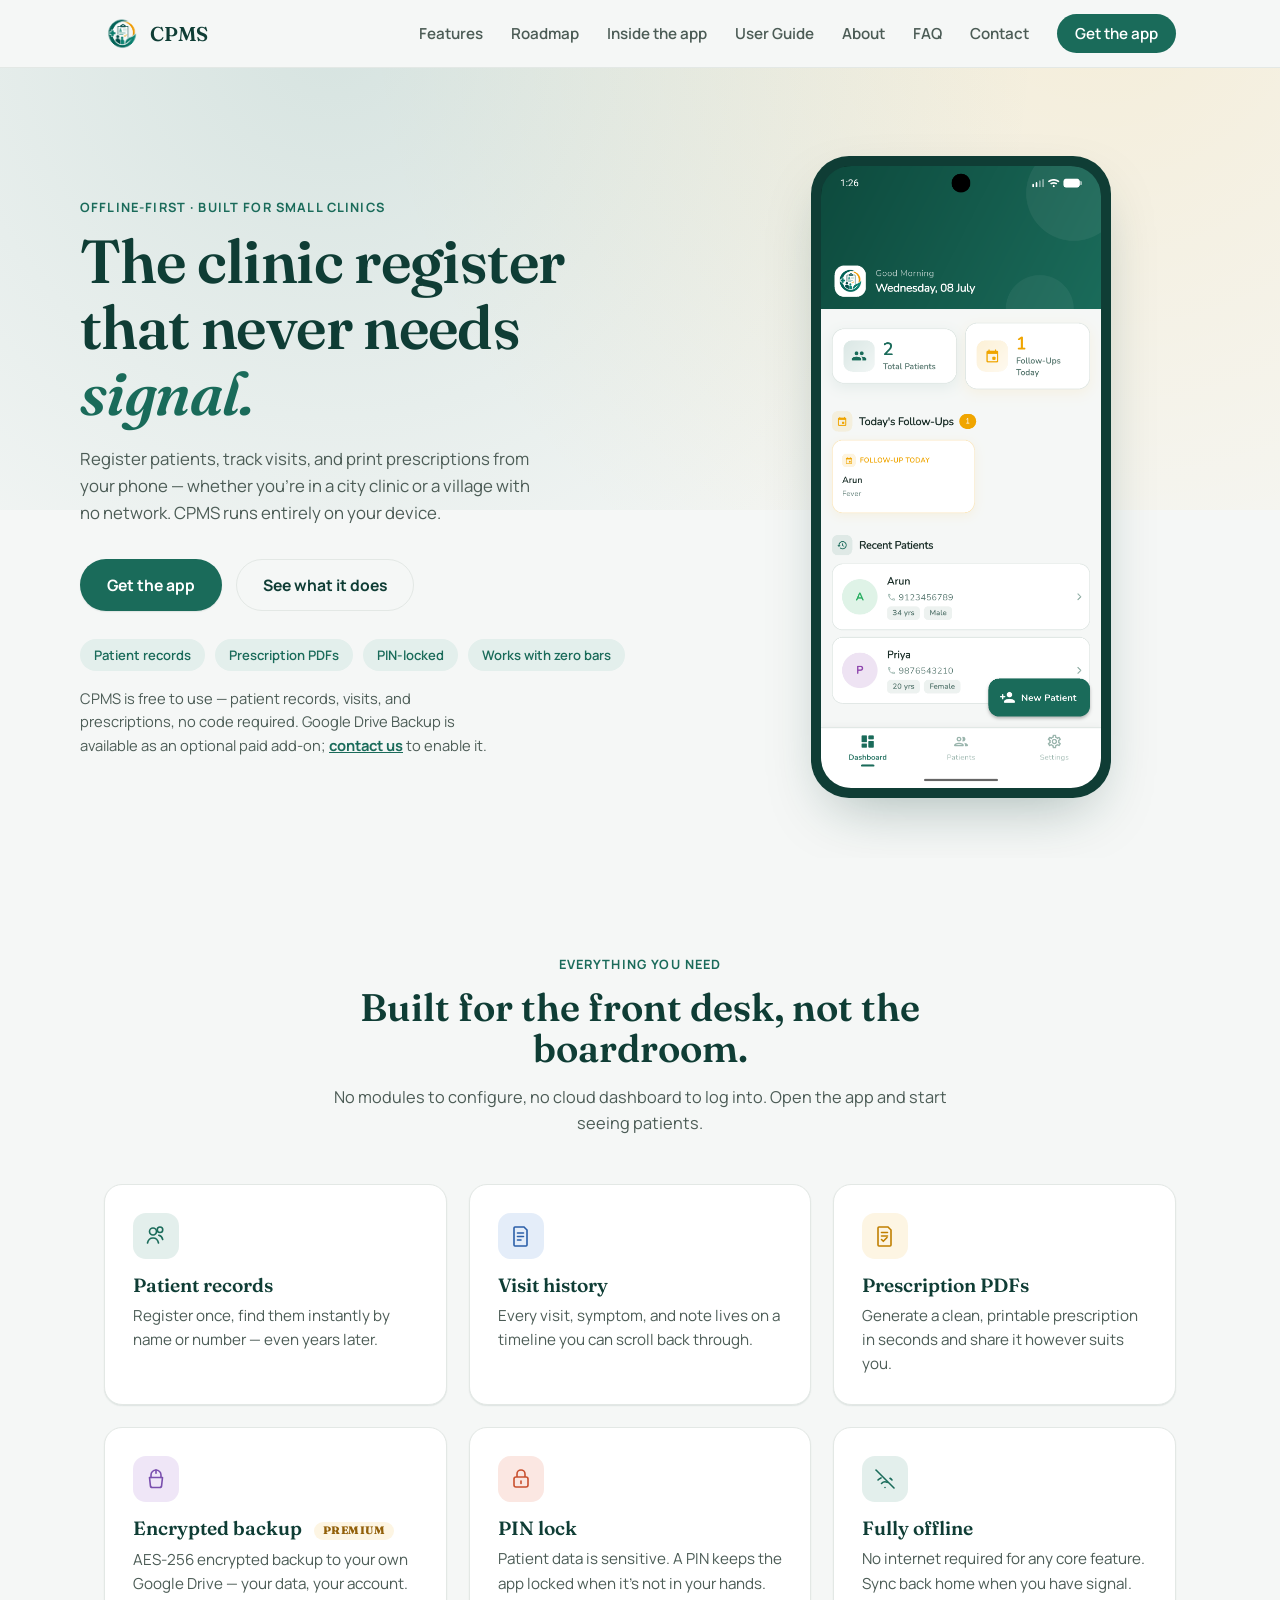
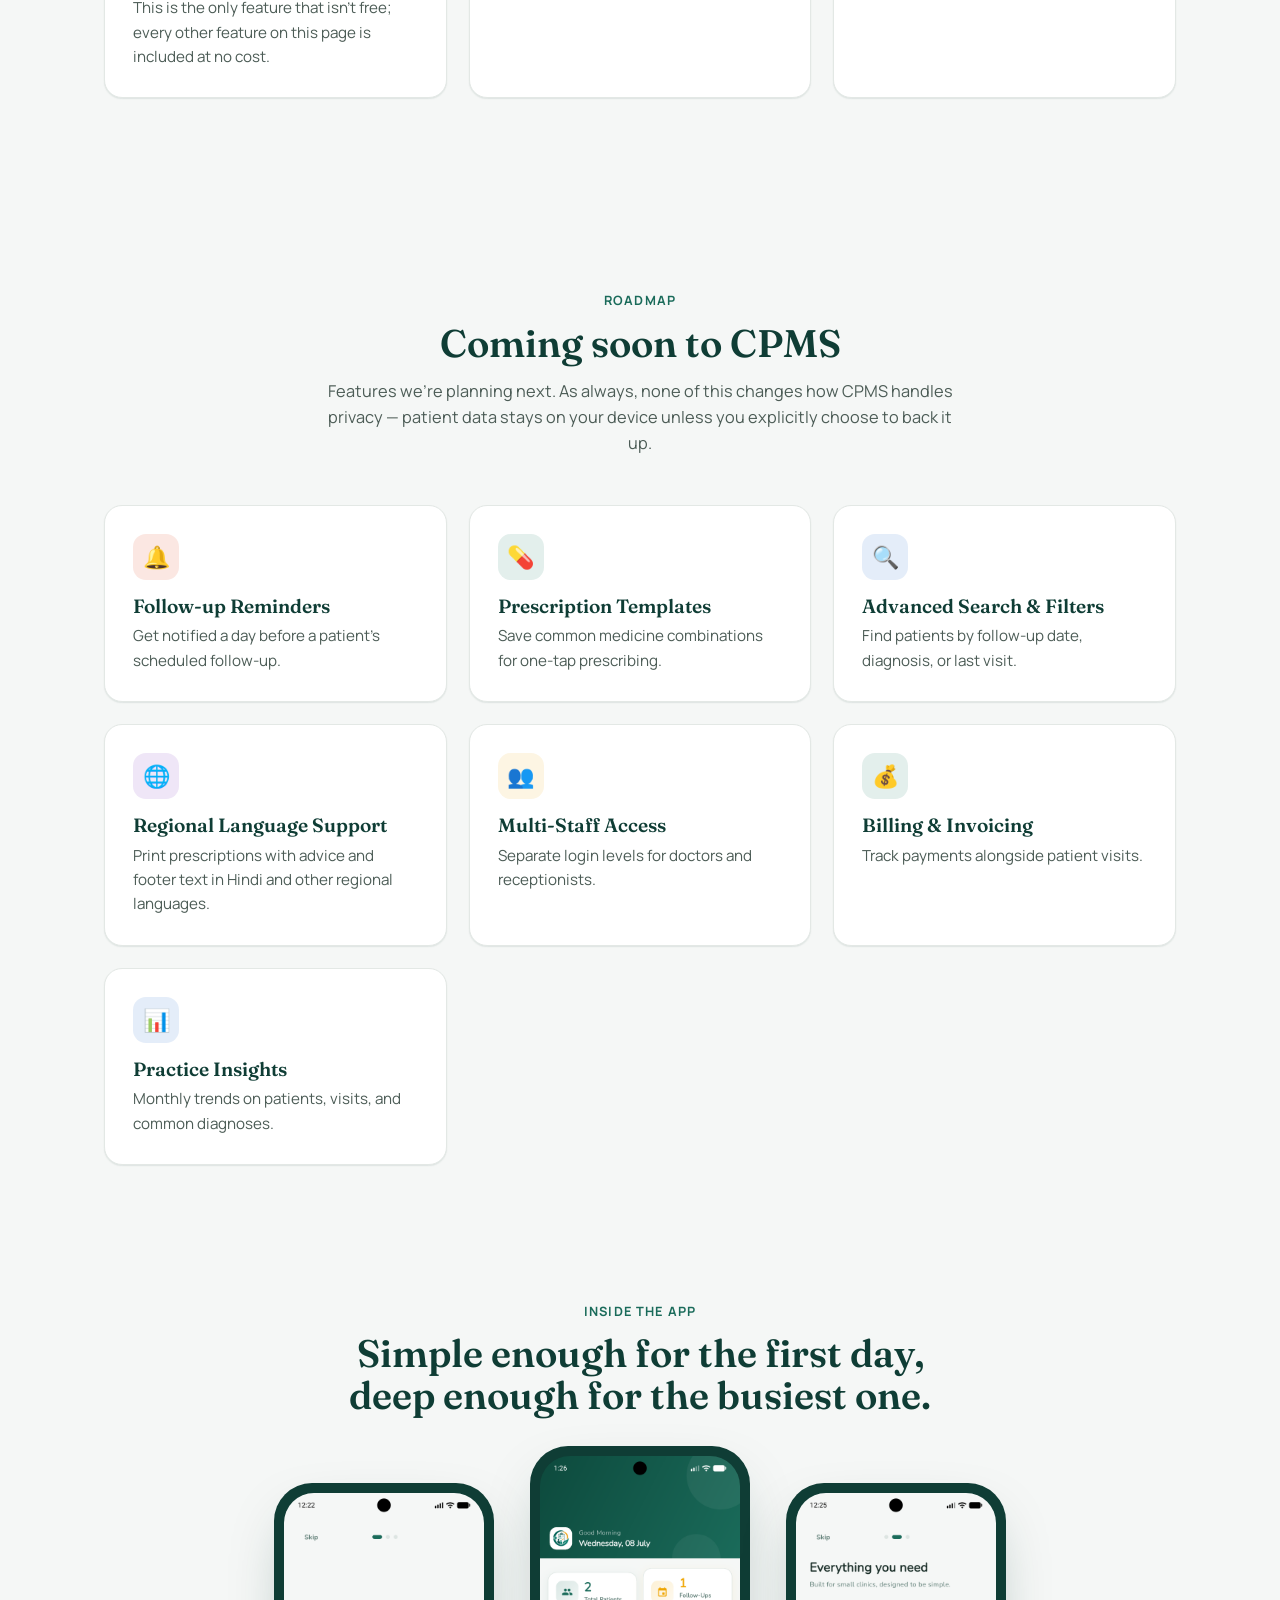
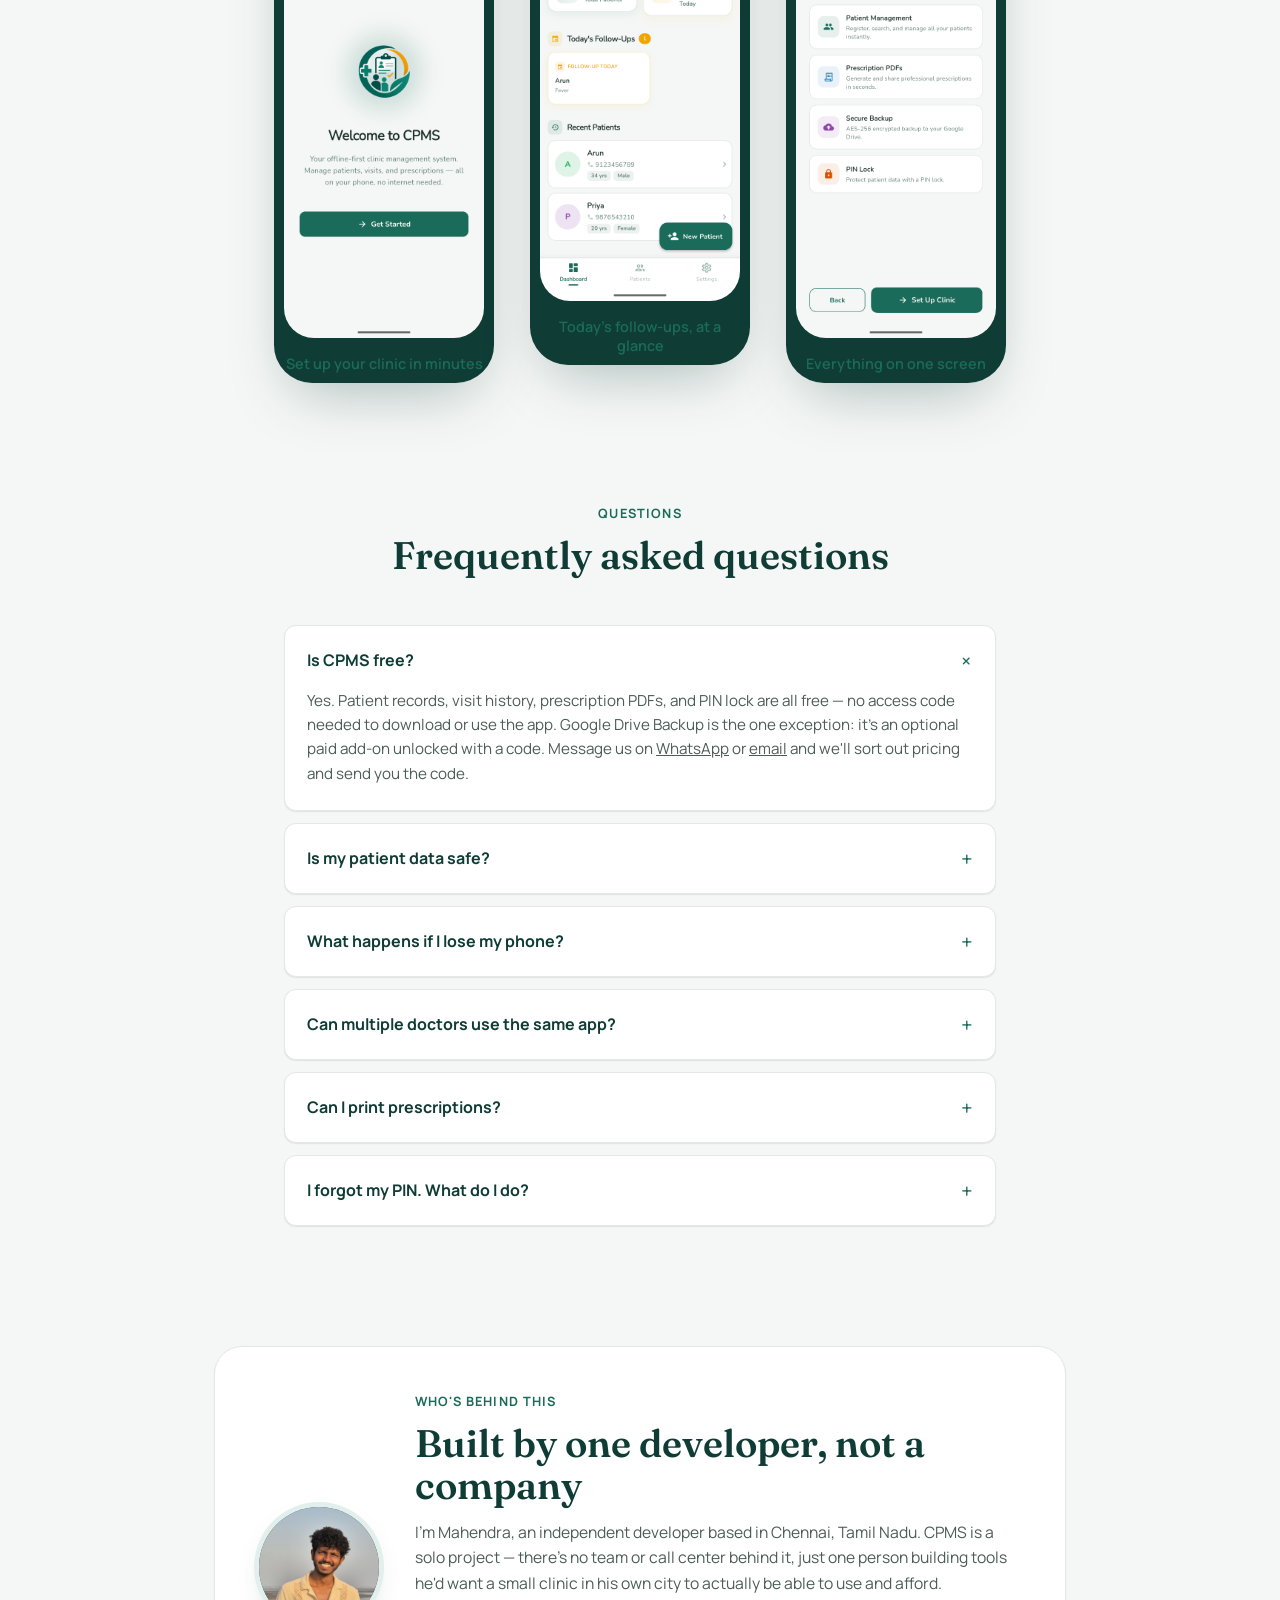
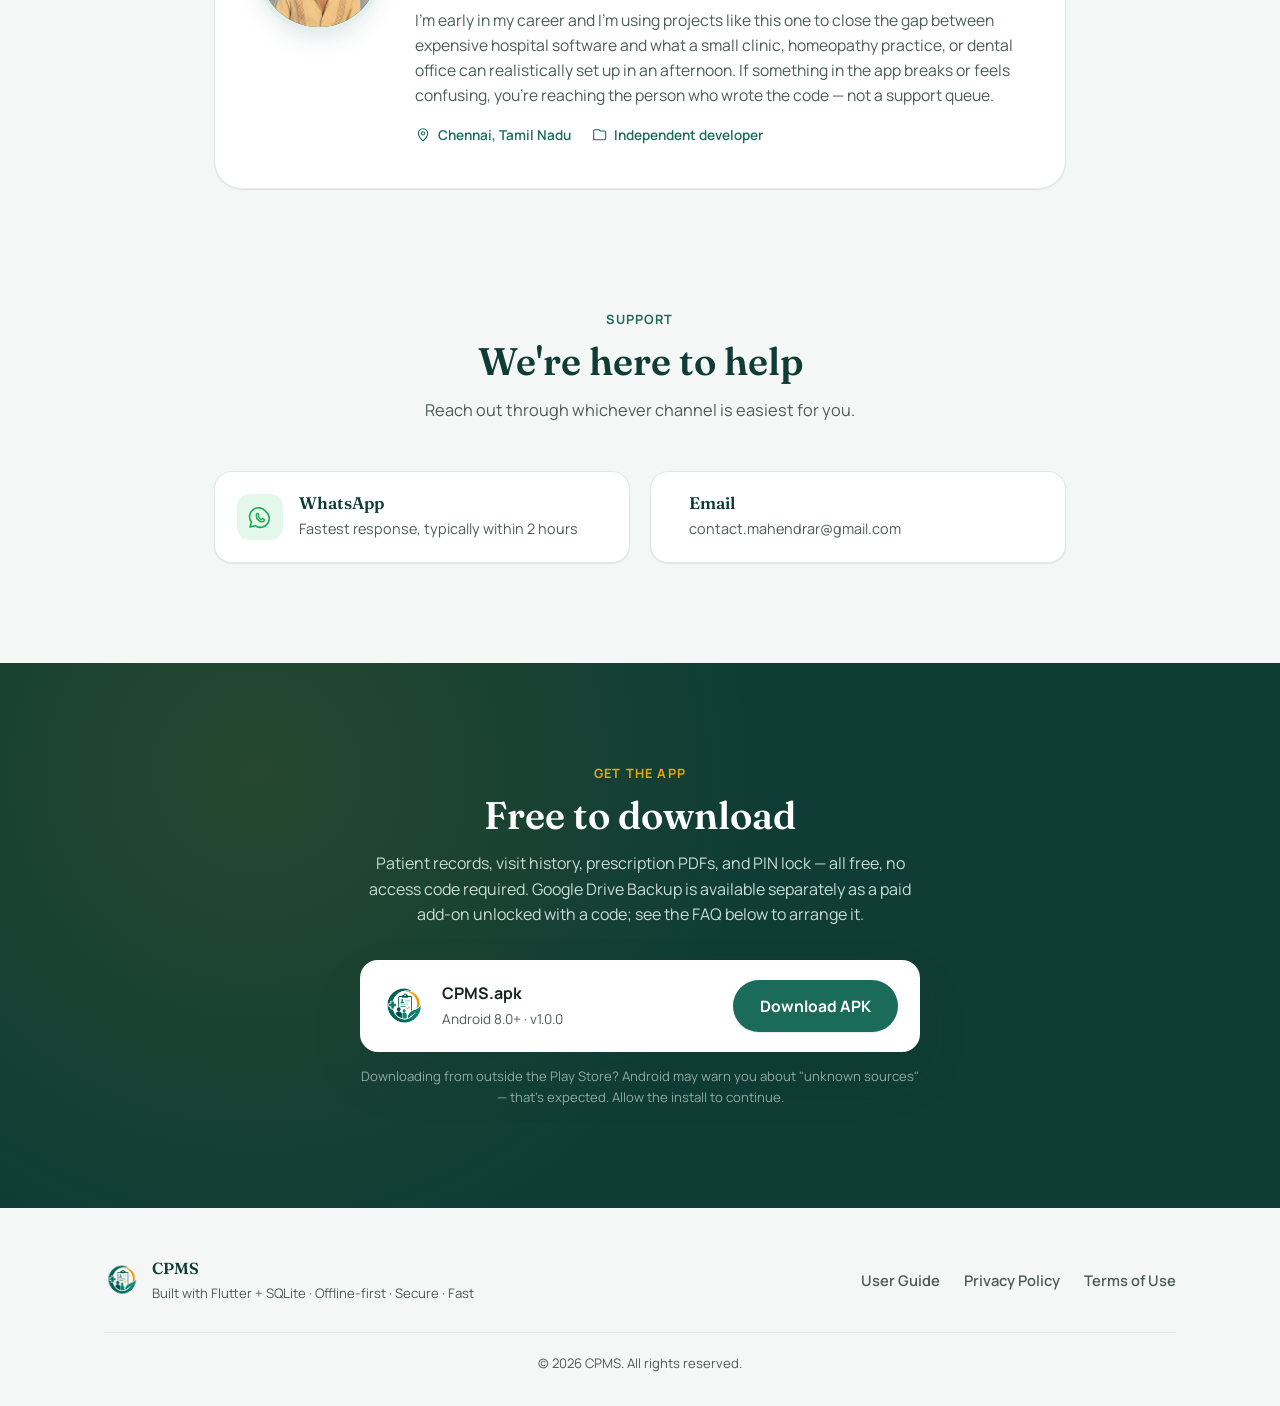
<file: index.html>
<!DOCTYPE html>
<html lang="en">
<head>
<meta charset="UTF-8">
<meta name="viewport" content="width=device-width, initial-scale=1.0">
<title>CPMS — Clinic Patient Management System</title>
<meta name="description" content="CPMS is an offline-first clinic management app for small clinics, Ayurveda practices, homeopathy clinics, dental clinics, and general practitioners. Manage patients, visits, and prescriptions — no internet needed.">
<link rel="icon" type="image/png" href="assets/logo.png">
<link rel="preconnect" href="https://fonts.googleapis.com">
<link rel="preconnect" href="https://fonts.gstatic.com" crossorigin>
<link href="https://fonts.googleapis.com/css2?family=Fraunces:opsz,wght@9..144,500;9..144,600;9..144,700&family=Manrope:wght@400;500;600;700;800&display=swap" rel="stylesheet">
<link rel="stylesheet" href="style.css">
</head>
<body>

<!-- ============ NAV ============ -->
<header class="nav" id="top">
  <div class="nav-inner">
    <a href="#top" class="brand">
      <img src="assets/logo.png" alt="CPMS logo" class="brand-mark">
      <span class="brand-name">CPMS</span>
    </a>
    <nav class="nav-links">
      <a href="#features">Features</a>
      <a href="#roadmap">Roadmap</a>
      <a href="#screens">Inside the app</a>
      <a href="guide.html">User Guide</a>
      <a href="#developer">About</a>
      <a href="#faq">FAQ</a>
      <a href="#contact">Contact</a>
      <a href="#download" class="nav-cta">Get the app</a>
    </nav>
  </div>
</header>

<!-- ============ HERO ============ -->
<section class="hero">
  <div class="hero-glow" aria-hidden="true"></div>
  <div class="hero-inner">
    <div class="hero-copy">
      <p class="eyebrow">Offline-first &middot; Built for small clinics</p>
      <h1>The clinic register<br>that never needs<br><span class="ink">signal.</span></h1>
      <p class="hero-sub">Register patients, track visits, and print prescriptions from your phone —
      whether you're in a city clinic or a village with no network. CPMS runs entirely
      on your device.</p>
      <div class="hero-actions">
        <a href="#download" class="btn btn-primary">Get the app</a>
        <a href="#features" class="btn btn-ghost">See what it does</a>
      </div>
      <div class="hero-tags">
        <span>Patient records</span>
        <span>Prescription PDFs</span>
        <span>PIN-locked</span>
        <span>Works with zero bars</span>
      </div>
      <p class="hero-note">CPMS is free to use — patient records, visits, and prescriptions, no code required.
      Google Drive Backup is available as an optional paid add-on; <a href="#contact">contact us</a> to enable it.</p>
    </div>
    <div class="hero-visual">
      <div class="phone phone-lg">
        <img src="assets/screenshots/dashboard.png" alt="CPMS dashboard showing patient count, today's follow-ups, and recent patients">
      </div>
    </div>
  </div>
</section>

<!-- ============ FEATURES ============ -->
<section class="features" id="features">
  <div class="section-head">
    <p class="eyebrow">Everything you need</p>
    <h2>Built for the front desk, not the boardroom.</h2>
    <p class="section-sub">No modules to configure, no cloud dashboard to log into. Open the app and start
    seeing patients.</p>
  </div>

  <div class="feature-grid">
    <div class="feature-card">
      <div class="feature-icon icon-teal">
        <svg viewBox="0 0 24 24" fill="none"><path d="M9 11a3.5 3.5 0 1 0 0-7 3.5 3.5 0 0 0 0 7Z" stroke="currentColor" stroke-width="1.6"/><path d="M3.5 19c.6-3 2.8-5 5.5-5s4.9 2 5.5 5" stroke="currentColor" stroke-width="1.6" stroke-linecap="round"/><path d="M16 8.5a2.75 2.75 0 1 0 0-5.5 2.75 2.75 0 0 0 0 5.5Z" stroke="currentColor" stroke-width="1.6"/><path d="M14.8 11.2c1.9.4 3.4 1.9 3.9 4.3" stroke="currentColor" stroke-width="1.6" stroke-linecap="round"/></svg>
      </div>
      <h3>Patient records</h3>
      <p>Register once, find them instantly by name or number — even years later.</p>
    </div>

    <div class="feature-card">
      <div class="feature-icon icon-blue">
        <svg viewBox="0 0 24 24" fill="none"><path d="M6 3h9l3 3v15a1 1 0 0 1-1 1H6a1 1 0 0 1-1-1V4a1 1 0 0 1 1-1Z" stroke="currentColor" stroke-width="1.6"/><path d="M8.5 9h6M8.5 12.5h6M8.5 16h3.5" stroke="currentColor" stroke-width="1.6" stroke-linecap="round"/></svg>
      </div>
      <h3>Visit history</h3>
      <p>Every visit, symptom, and note lives on a timeline you can scroll back through.</p>
    </div>

    <div class="feature-card">
      <div class="feature-icon icon-amber">
        <svg viewBox="0 0 24 24" fill="none"><path d="M6 3h9l3 3v15a1 1 0 0 1-1 1H6a1 1 0 0 1-1-1V4a1 1 0 0 1 1-1Z" stroke="currentColor" stroke-width="1.6"/><path d="M8.5 8.5h6M8.5 12h6" stroke="currentColor" stroke-width="1.6" stroke-linecap="round"/><path d="m8.5 15.5 1.8 1.8L14 13.5" stroke="currentColor" stroke-width="1.6" stroke-linecap="round" stroke-linejoin="round"/></svg>
      </div>
      <h3>Prescription PDFs</h3>
      <p>Generate a clean, printable prescription in seconds and share it however suits you.</p>
    </div>

    <div class="feature-card">
      <div class="feature-icon icon-purple">
        <svg viewBox="0 0 24 24" fill="none"><path d="M7 10.5V8a5 5 0 0 1 10 0v2.5" stroke="currentColor" stroke-width="1.6" stroke-linecap="round"/><path d="M12 3v3.2" stroke="currentColor" stroke-width="1.6" stroke-linecap="round"/><path d="M5.5 10.5h13l-.9 8.1a2 2 0 0 1-2 1.9H8.4a2 2 0 0 1-2-1.9l-.9-8.1Z" stroke="currentColor" stroke-width="1.6" stroke-linejoin="round"/></svg>
      </div>
      <h3>Encrypted backup <span class="badge-premium">Premium</span></h3>
      <p>AES-256 encrypted backup to your own Google Drive — your data, your account. This is the
      only feature that isn't free; every other feature on this page is included at no cost.</p>
    </div>

    <div class="feature-card">
      <div class="feature-icon icon-red">
        <svg viewBox="0 0 24 24" fill="none"><rect x="5" y="10" width="14" height="10" rx="2" stroke="currentColor" stroke-width="1.6"/><path d="M8 10V7a4 4 0 0 1 8 0v3" stroke="currentColor" stroke-width="1.6"/><path d="M12 14v2.5" stroke="currentColor" stroke-width="1.6" stroke-linecap="round"/></svg>
      </div>
      <h3>PIN lock</h3>
      <p>Patient data is sensitive. A PIN keeps the app locked when it's not in your hands.</p>
    </div>

    <div class="feature-card">
      <div class="feature-icon icon-teal">
        <svg viewBox="0 0 24 24" fill="none"><path d="M3 3l18 18" stroke="currentColor" stroke-width="1.6" stroke-linecap="round"/><path d="M8.5 16.5a5 5 0 0 1 5.7-1.2M5 13a9 9 0 0 1 3-2.1M19 13a9 9 0 0 0-2-1.7M12 20.5h.01" stroke="currentColor" stroke-width="1.6" stroke-linecap="round" stroke-linejoin="round"/></svg>
      </div>
      <h3>Fully offline</h3>
      <p>No internet required for any core feature. Sync back home when you have signal.</p>
    </div>
  </div>
</section>

<!-- ============ COMING SOON ============ -->
<section class="features" id="roadmap">
  <div class="section-head">
    <p class="eyebrow">Roadmap</p>
    <h2>Coming soon to CPMS</h2>
    <p class="section-sub">Features we're planning next. As always, none of this changes how CPMS
    handles privacy — patient data stays on your device unless you explicitly choose to back it up.</p>
  </div>

  <div class="feature-grid">
    <div class="feature-card">
      <div class="feature-icon icon-red emoji">🔔</div>
      <h3>Follow-up Reminders</h3>
      <p>Get notified a day before a patient's scheduled follow-up.</p>
    </div>

    <div class="feature-card">
      <div class="feature-icon icon-teal emoji">💊</div>
      <h3>Prescription Templates</h3>
      <p>Save common medicine combinations for one-tap prescribing.</p>
    </div>

    <div class="feature-card">
      <div class="feature-icon icon-blue emoji">🔍</div>
      <h3>Advanced Search &amp; Filters</h3>
      <p>Find patients by follow-up date, diagnosis, or last visit.</p>
    </div>

    <div class="feature-card">
      <div class="feature-icon icon-purple emoji">🌐</div>
      <h3>Regional Language Support</h3>
      <p>Print prescriptions with advice and footer text in Hindi and other regional languages.</p>
    </div>

    <div class="feature-card">
      <div class="feature-icon icon-amber emoji">👥</div>
      <h3>Multi-Staff Access</h3>
      <p>Separate login levels for doctors and receptionists.</p>
    </div>

    <div class="feature-card">
      <div class="feature-icon icon-teal emoji">💰</div>
      <h3>Billing &amp; Invoicing</h3>
      <p>Track payments alongside patient visits.</p>
    </div>

    <div class="feature-card">
      <div class="feature-icon icon-blue emoji">📊</div>
      <h3>Practice Insights</h3>
      <p>Monthly trends on patients, visits, and common diagnoses.</p>
    </div>
  </div>
</section>

<!-- ============ SCREENSHOTS ============ -->
<section class="screens" id="screens">
  <div class="section-head">
    <p class="eyebrow">Inside the app</p>
    <h2>Simple enough for the first day, deep enough for the busiest one.</h2>
  </div>

  <div class="screens-row">
    <figure class="phone phone-sm">
      <img src="assets/screenshots/welcome.png" alt="CPMS welcome onboarding screen">
      <figcaption>Set up your clinic in minutes</figcaption>
    </figure>
    <figure class="phone phone-sm phone-mid">
      <img src="assets/screenshots/dashboard.png" alt="CPMS dashboard with today's follow-ups and recent patients">
      <figcaption>Today's follow-ups, at a glance</figcaption>
    </figure>
    <figure class="phone phone-sm">
      <img src="assets/screenshots/features.png" alt="CPMS onboarding screen listing patient management, prescription PDFs, secure backup and PIN lock">
      <figcaption>Everything on one screen</figcaption>
    </figure>
  </div>
</section>

<!-- ============ FAQ ============ -->
<section class="faq" id="faq">
  <div class="section-head">
    <p class="eyebrow">Questions</p>
    <h2>Frequently asked questions</h2>
  </div>

  <div class="faq-list">
    <details class="faq-item" open>
      <summary>Is CPMS free?</summary>
      <p>Yes. Patient records, visit history, prescription PDFs, and PIN lock are all free —
      no access code needed to download or use the app. Google Drive Backup is the one
      exception: it's an optional paid add-on unlocked with a code. Message us on
      <a href="https://wa.me/919539362538?text=Hi%2C%20I%27d%20like%20to%20unlock%20Google%20Drive%20Backup%20for%20CPMS" target="_blank" rel="noopener">WhatsApp</a>
      or <a href="mailto:contact.mahendrar@gmail.com?subject=CPMS%20Backup%20Add-on">email</a> and we'll sort out pricing and send you the code.</p>
    </details>
    <details class="faq-item">
      <summary>Is my patient data safe?</summary>
      <p>Yes. All data is stored only on your device. Nothing is sent to any server unless
      you enable Google Drive Backup, which encrypts data before uploading.</p>
    </details>
    <details class="faq-item">
      <summary>What happens if I lose my phone?</summary>
      <p>If you have Google Drive Backup enabled (see above — it's a paid add-on), you can
      restore all your data on a new device by signing in with the same Google account and
      restoring from backup. Without it, data lives only on the device it was entered on.</p>
    </details>
    <details class="faq-item">
      <summary>Can multiple doctors use the same app?</summary>
      <p>Currently CPMS supports single-user mode. Multi-user support is planned for a
      future version.</p>
    </details>
    <details class="faq-item">
      <summary>Can I print prescriptions?</summary>
      <p>Yes. Prescriptions can be exported as PDFs and shared via WhatsApp, email, or any
      sharing app. You can also print directly from the share menu.</p>
    </details>
    <details class="faq-item">
      <summary>I forgot my PIN. What do I do?</summary>
      <p>For security reasons, PINs cannot be recovered. You will need to uninstall and
      reinstall the app. If you have a backup, you can restore your data afterward.</p>
    </details>
  </div>
</section>

<!-- ============ DEVELOPER ============ -->
<section class="developer" id="developer">
  <div class="developer-card">
    <div class="developer-avatar">
      <img src="assets/developer.jpg" alt="Mahendra">
    </div>
    <div class="developer-copy">
      <p class="eyebrow">Who's behind this</p>
      <h2>Built by one developer, not a company</h2>
      <p class="developer-bio">
        I'm Mahendra, an independent developer based in Chennai, Tamil Nadu. CPMS is a
        solo project — there's no team or call center behind it, just one person building
        tools he'd want a small clinic in his own city to actually be able to use and afford.
      </p>
      <p class="developer-bio">
        I'm early in my career and I'm using projects like this one to close the gap between
        expensive hospital software and what a small clinic, homeopathy practice, or dental
        office can realistically set up in an afternoon. If something in the app breaks or
        feels confusing, you're reaching the person who wrote the code — not a support queue.
      </p>
      <div class="developer-meta">
        <span><svg viewBox="0 0 24 24" fill="none"><path d="M12 21s7-6.1 7-11.5A7 7 0 0 0 5 9.5C5 14.9 12 21 12 21Z" stroke="currentColor" stroke-width="1.6" stroke-linejoin="round"/><circle cx="12" cy="9.5" r="2.4" stroke="currentColor" stroke-width="1.6"/></svg> Chennai, Tamil Nadu</span>
        <span><svg viewBox="0 0 24 24" fill="none"><path d="M4 19V6a2 2 0 0 1 2-2h6l2 2h6a2 2 0 0 1 2 2v9a2 2 0 0 1-2 2H6a2 2 0 0 1-2-2Z" stroke="currentColor" stroke-width="1.6" stroke-linejoin="round"/></svg> Independent developer</span>
      </div>
    </div>
  </div>
</section>

<!-- ============ CONTACT ============ -->
<section class="contact" id="contact">
  <div class="section-head">
    <p class="eyebrow">Support</p>
    <h2>We're here to help</h2>
    <p class="section-sub">Reach out through whichever channel is easiest for you.</p>
  </div>

  <div class="contact-grid">
    <a class="contact-card" href="https://wa.me/919539362538?text=Hi%2C%20I%20need%20help%20with%20CPMS" target="_blank" rel="noopener">
      <div class="contact-icon icon-whatsapp">
        <svg viewBox="0 0 24 24" fill="none"><path d="M17.6 6.3A8.9 8.9 0 0 0 3.4 17.1L2 22l5.1-1.3A8.9 8.9 0 0 0 17.6 6.3Z" stroke="currentColor" stroke-width="1.6" stroke-linejoin="round"/><path d="M8.6 8.9c.2-.5.4-.5.6-.5h.5c.2 0 .4 0 .5.4l.7 1.7c.1.2 0 .4-.1.5l-.4.5c-.1.2-.1.3 0 .5.3.6 1.4 1.9 2.6 2.3.2.1.3.1.5-.1l.5-.6c.1-.2.3-.2.5-.1l1.6.8c.2.1.3.2.3.4 0 1-.5 1.7-1.4 1.9-1.6.3-4-.3-5.8-2.6C9 14.1 8.2 12.1 8.4 9.9c0-.4.1-.7.2-1Z" stroke="currentColor" stroke-width="1.4" stroke-linejoin="round"/></svg>
      </div>
      <div>
        <h3>WhatsApp</h3>
        <p>Fastest response, typically within 2 hours</p>
      </div>
    </a>

    <a class="contact-card" href="mailto:contact.mahendrar@gmail.com?subject=CPMS%20Support&body=App%20Version%3A%201.0.0">
      <div class="contact-icon icon-teal">
        <svg viewBox="0 0 24 24" fill="none"><rect x="3.5" y="5.5" width="17" height="13" rx="2" stroke="currentColor" stroke-width="1.6"/><path d="m4.5 7 7.5 6 7.5-6" stroke="currentColor" stroke-width="1.6" stroke-linecap="round" stroke-linejoin="round"/></svg>
      </div>
      <div>
        <h3>Email</h3>
        <p>contact.mahendrar@gmail.com</p>
      </div>
    </a>
  </div>
</section>

<!-- ============ DOWNLOAD (FREE) ============ -->
<section class="download" id="download">
  <div class="download-card">
    <p class="eyebrow eyebrow-light">Get the app</p>
    <h2>Free to download</h2>
    <p class="download-sub">Patient records, visit history, prescription PDFs, and PIN lock — all
    free, no access code required. Google Drive Backup is available separately as a paid
    add-on unlocked with a code; see the FAQ below to arrange it.</p>

    <div class="download-panel">
      <div class="download-panel-inner">
        <img src="assets/logo.png" alt="" class="download-icon" aria-hidden="true">
        <div>
          <p class="download-file">CPMS.apk</p>
          <p class="download-meta">Android 8.0+ &middot; v1.0.0</p>
        </div>
        <a id="download-link" href="https://github.com/mahendrar-dev/CPMS/releases/download/v1/app-release.apk" class="btn btn-primary" target="_blank" rel="noopener">Download APK</a>
      </div>
      <p class="download-note">Downloading from outside the Play Store? Android may warn you about
      "unknown sources" — that's expected. Allow the install to continue.</p>
    </div>
  </div>
</section>

<!-- ============ FOOTER ============ -->
<footer class="footer">
  <div class="footer-inner">
    <div class="footer-brand">
      <img src="assets/logo.png" alt="CPMS logo" class="brand-mark">
      <div>
        <p class="footer-name">CPMS</p>
        <p class="footer-tag">Built with Flutter + SQLite &middot; Offline-first &middot; Secure &middot; Fast</p>
      </div>
    </div>
    <div class="footer-links">
      <a href="guide.html">User Guide</a>
      <a href="privacy.html">Privacy Policy</a>
      <a href="terms.html">Terms of Use</a>
    </div>
  </div>
  <p class="footer-copy">&copy; <span id="year"></span> CPMS. All rights reserved.</p>
</footer>

<script src="script.js"></script>
</body>
</html>
</file>
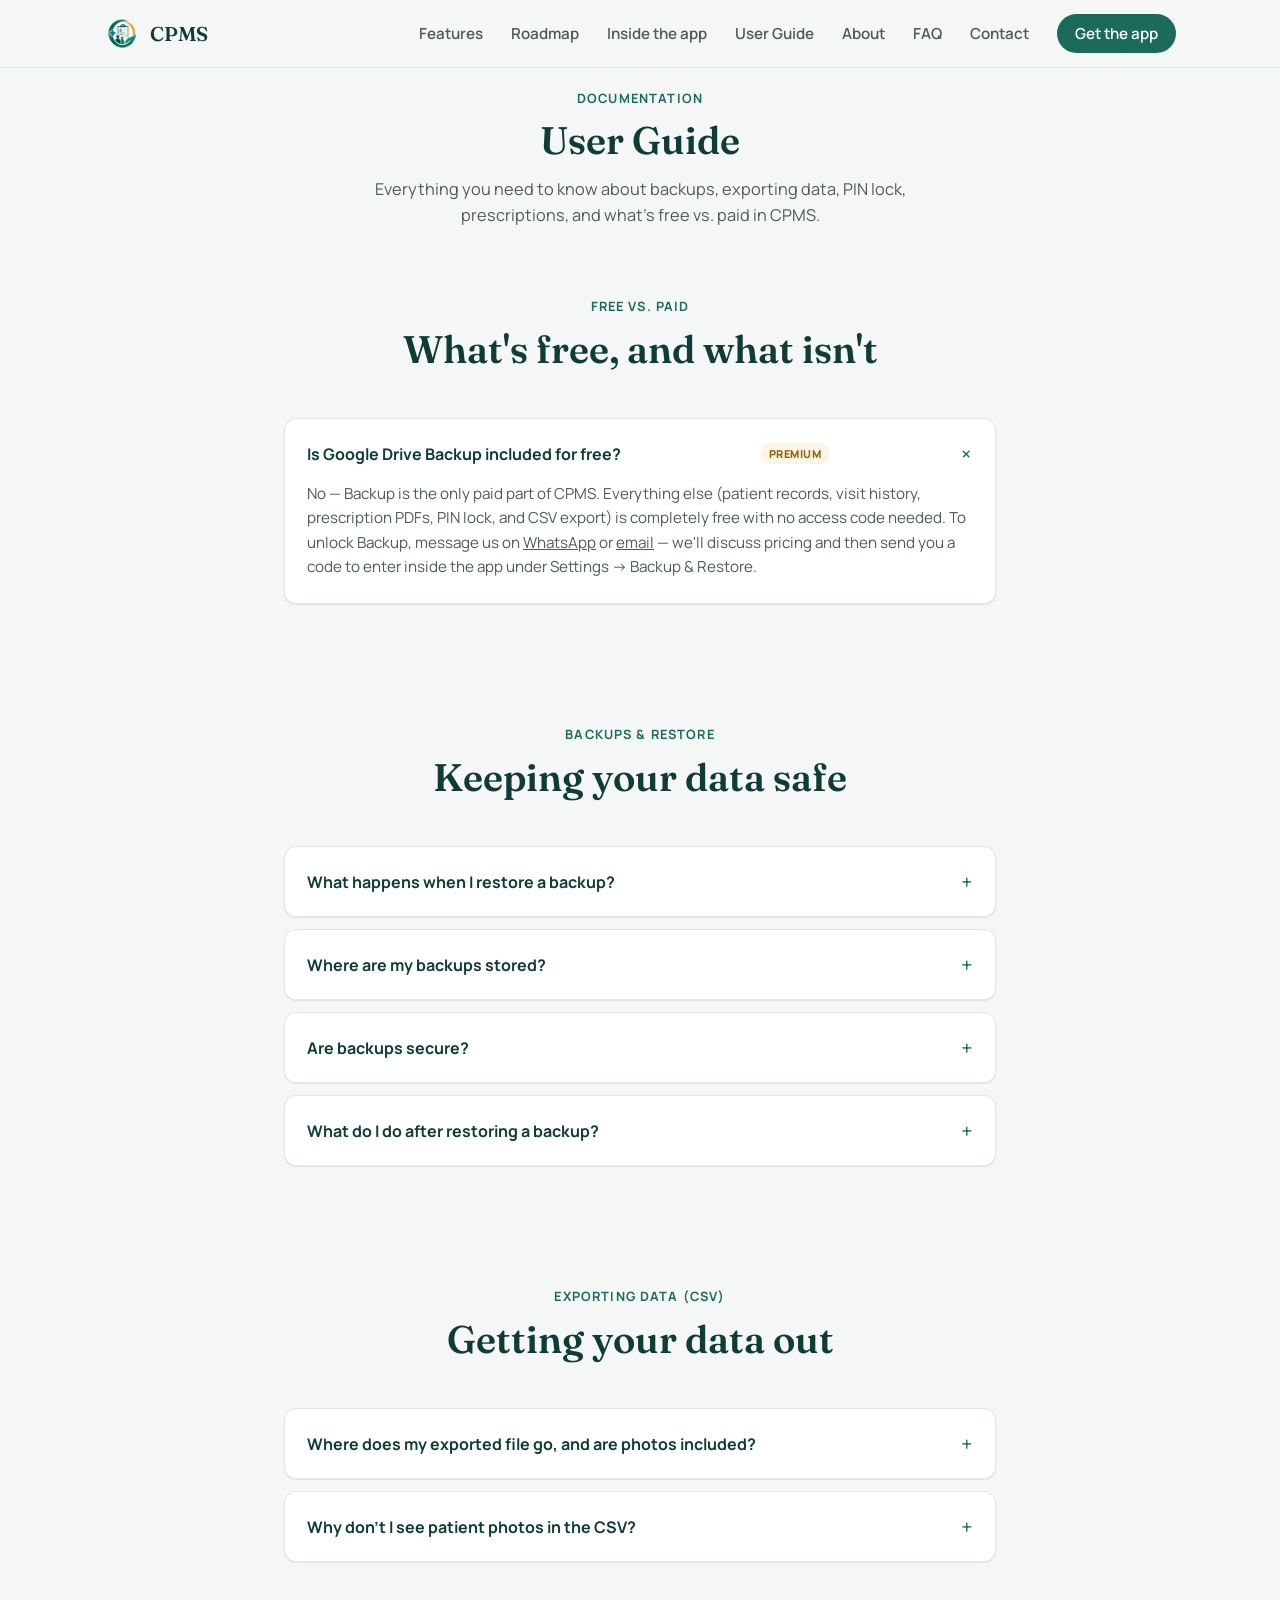
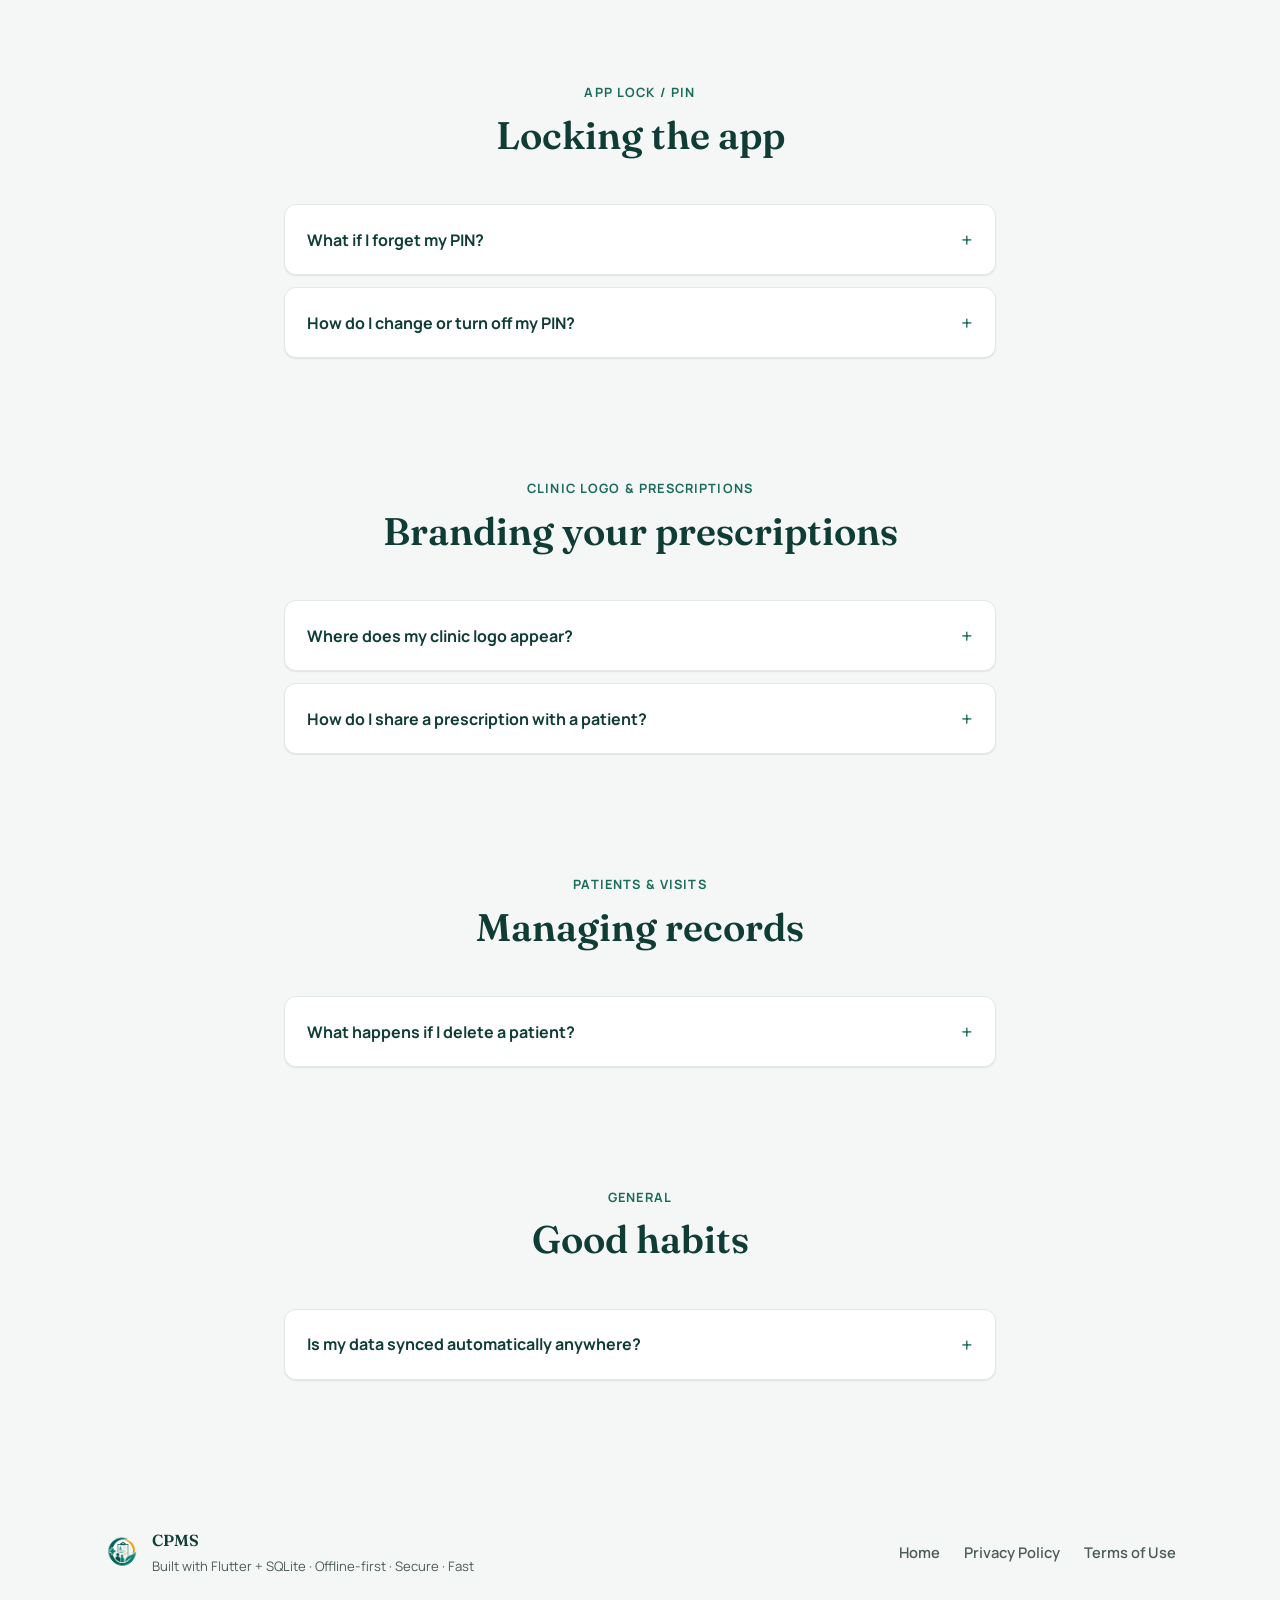
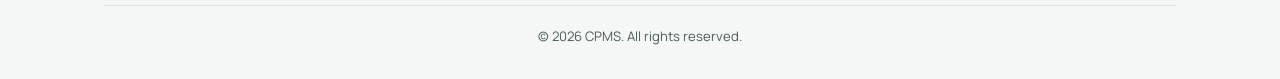
<file: guide.html>
<!DOCTYPE html>
<html lang="en">
<head>
<meta charset="UTF-8">
<meta name="viewport" content="width=device-width, initial-scale=1.0">
<title>User Guide — CPMS</title>
<meta name="description" content="How to use CPMS: backups & restore, exporting data, PIN lock, prescriptions, patients & visits, and what's free vs. the paid Google Drive Backup add-on.">
<link rel="icon" type="image/png" href="assets/logo.png">
<link rel="preconnect" href="https://fonts.googleapis.com">
<link rel="preconnect" href="https://fonts.gstatic.com" crossorigin>
<link href="https://fonts.googleapis.com/css2?family=Fraunces:opsz,wght@9..144,500;9..144,600;9..144,700&family=Manrope:wght@400;500;600;700;800&display=swap" rel="stylesheet">
<link rel="stylesheet" href="style.css">
</head>
<body>

<!-- ============ NAV ============ -->
<header class="nav" id="top">
  <div class="nav-inner">
    <a href="index.html" class="brand">
      <img src="assets/logo.png" alt="CPMS logo" class="brand-mark">
      <span class="brand-name">CPMS</span>
    </a>
    <nav class="nav-links">
      <a href="index.html#features">Features</a>
      <a href="index.html#roadmap">Roadmap</a>
      <a href="index.html#screens">Inside the app</a>
      <a href="guide.html">User Guide</a>
      <a href="index.html#developer">About</a>
      <a href="index.html#faq">FAQ</a>
      <a href="index.html#contact">Contact</a>
      <a href="index.html#download" class="nav-cta">Get the app</a>
    </nav>
  </div>
</header>

<!-- ============ GUIDE HEADER ============ -->
<section class="faq" style="padding-bottom:0;">
  <div class="section-head">
    <p class="eyebrow">Documentation</p>
    <h2>User Guide</h2>
    <p class="section-sub">Everything you need to know about backups, exporting data, PIN lock,
    prescriptions, and what's free vs. paid in CPMS.</p>
  </div>
</section>

<!-- ============ FREE VS PREMIUM ============ -->
<section class="faq" id="pricing" style="padding-top:20px;">
  <div class="section-head">
    <p class="eyebrow">Free vs. paid</p>
    <h2>What's free, and what isn't</h2>
  </div>
  <div class="faq-list">
    <details class="faq-item" open>
      <summary>Is Google Drive Backup included for free? <span class="badge-premium">Premium</span></summary>
      <p>No — Backup is the only paid part of CPMS. Everything else (patient records, visit
      history, prescription PDFs, PIN lock, and CSV export) is completely free with no
      access code needed. To unlock Backup, message us on
      <a href="https://wa.me/919539362538?text=Hi%2C%20I%27d%20like%20to%20unlock%20Google%20Drive%20Backup%20for%20CPMS" target="_blank" rel="noopener">WhatsApp</a>
      or <a href="mailto:contact.mahendrar@gmail.com?subject=CPMS%20Backup%20Add-on">email</a> —
      we'll discuss pricing and then send you a code to enter inside the app under
      Settings → Backup &amp; Restore.</p>
    </details>
  </div>
</section>

<!-- ============ BACKUPS & RESTORE ============ -->
<section class="faq" id="backups">
  <div class="section-head">
    <p class="eyebrow">Backups & Restore</p>
    <h2>Keeping your data safe</h2>
  </div>
  <div class="faq-list">
    <details class="faq-item">
      <summary>What happens when I restore a backup?</summary>
      <p>Restoring completely replaces all current data on the device with the data from
      that backup — it does not merge. Anything added after the backup was taken will be
      lost. Take a fresh backup before restoring an older one, in case you need to undo it.</p>
    </details>
    <details class="faq-item">
      <summary>Where are my backups stored?</summary>
      <p>Backups are saved to a private, hidden folder in your Google Drive account reserved
      for this app. You won't see these files in your regular Drive file list — that's
      expected and keeps them secure.</p>
    </details>
    <details class="faq-item">
      <summary>Are backups secure?</summary>
      <p>Yes. Every backup is encrypted with AES-256 before it leaves your device. Only this
      app can open it.</p>
    </details>
    <details class="faq-item">
      <summary>What do I do after restoring a backup?</summary>
      <p>Close and reopen the app so the restored data loads correctly.</p>
    </details>
  </div>
</section>

<!-- ============ EXPORTING DATA ============ -->
<section class="faq" id="exporting">
  <div class="section-head">
    <p class="eyebrow">Exporting Data (CSV)</p>
    <h2>Getting your data out</h2>
  </div>
  <div class="faq-list">
    <details class="faq-item">
      <summary>Where does my exported file go, and are photos included?</summary>
      <p>Export creates a single ZIP file containing your CSV data plus the actual patient
      photos and attachment files, then opens your phone's share menu. You choose the
      destination — Google Drive, Email, WhatsApp, or "Save to Files." Nothing is uploaded
      automatically. Inside the ZIP, photos are organized into a "photos" folder and
      attachments into an "attachments" folder — the CSV's file columns show the matching
      path so you can find each one.</p>
    </details>
    <details class="faq-item">
      <summary>Why don't I see patient photos in the CSV?</summary>
      <p>The CSV only lists the photo's file name as text — it doesn't include the actual
      image, and Excel/Sheets can't open or link to it from that file name alone. Photos
      live only on this device. To get the actual images off your phone, use Google Drive
      Backup (Settings → Backup &amp; Restore) instead — that includes all photos.</p>
    </details>
  </div>
</section>

<!-- ============ APP LOCK / PIN ============ -->
<section class="faq" id="pin">
  <div class="section-head">
    <p class="eyebrow">App Lock / PIN</p>
    <h2>Locking the app</h2>
  </div>
  <div class="faq-list">
    <details class="faq-item">
      <summary>What if I forget my PIN?</summary>
      <p>There is currently no PIN-reset option. You would need to uninstall and reinstall
      the app, which permanently deletes all local data. Always keep a recent Google Drive
      backup before enabling or changing your PIN, just in case.</p>
    </details>
    <details class="faq-item">
      <summary>How do I change or turn off my PIN?</summary>
      <p>Go to Settings → Security. Toggle App Lock off to disable it, or tap "Change PIN"
      to set a new one.</p>
    </details>
  </div>
</section>

<!-- ============ LOGO & PRESCRIPTIONS ============ -->
<section class="faq" id="prescriptions">
  <div class="section-head">
    <p class="eyebrow">Clinic Logo & Prescriptions</p>
    <h2>Branding your prescriptions</h2>
  </div>
  <div class="faq-list">
    <details class="faq-item">
      <summary>Where does my clinic logo appear?</summary>
      <p>Your uploaded logo appears only on the prescription PDF header. It doesn't change
      the app's own icon or screens.</p>
    </details>
    <details class="faq-item">
      <summary>How do I share a prescription with a patient?</summary>
      <p>Open the prescription and tap "Generate &amp; Share PDF." Your phone's share menu
      will open — pick WhatsApp, Email, or "Save to Files" to deliver it.</p>
    </details>
  </div>
</section>

<!-- ============ PATIENTS & VISITS ============ -->
<section class="faq" id="patients">
  <div class="section-head">
    <p class="eyebrow">Patients & Visits</p>
    <h2>Managing records</h2>
  </div>
  <div class="faq-list">
    <details class="faq-item">
      <summary>What happens if I delete a patient?</summary>
      <p>Deleting a patient permanently removes all of their visits, prescriptions, and
      attachments. This cannot be undone — take a backup first if you're unsure.</p>
    </details>
  </div>
</section>

<!-- ============ GENERAL ============ -->
<section class="faq" id="general" style="padding-bottom:100px;">
  <div class="section-head">
    <p class="eyebrow">General</p>
    <h2>Good habits</h2>
  </div>
  <div class="faq-list">
    <details class="faq-item">
      <summary>Is my data synced automatically anywhere?</summary>
      <p>No. All data lives only on this device. Nothing is synced or uploaded automatically.
      Create a Google Drive backup manually and regularly — weekly is a good habit — from
      Settings → Google Drive Backup (this is the paid add-on described above).</p>
    </details>
  </div>
</section>

<!-- ============ FOOTER ============ -->
<footer class="footer">
  <div class="footer-inner">
    <div class="footer-brand">
      <img src="assets/logo.png" alt="CPMS logo" class="brand-mark">
      <div>
        <p class="footer-name">CPMS</p>
        <p class="footer-tag">Built with Flutter + SQLite &middot; Offline-first &middot; Secure &middot; Fast</p>
      </div>
    </div>
    <div class="footer-links">
      <a href="index.html">Home</a>
      <a href="privacy.html">Privacy Policy</a>
      <a href="terms.html">Terms of Use</a>
    </div>
  </div>
  <p class="footer-copy">&copy; <span id="year"></span> CPMS. All rights reserved.</p>
</footer>

<script src="script.js"></script>
</body>
</html>
</file>
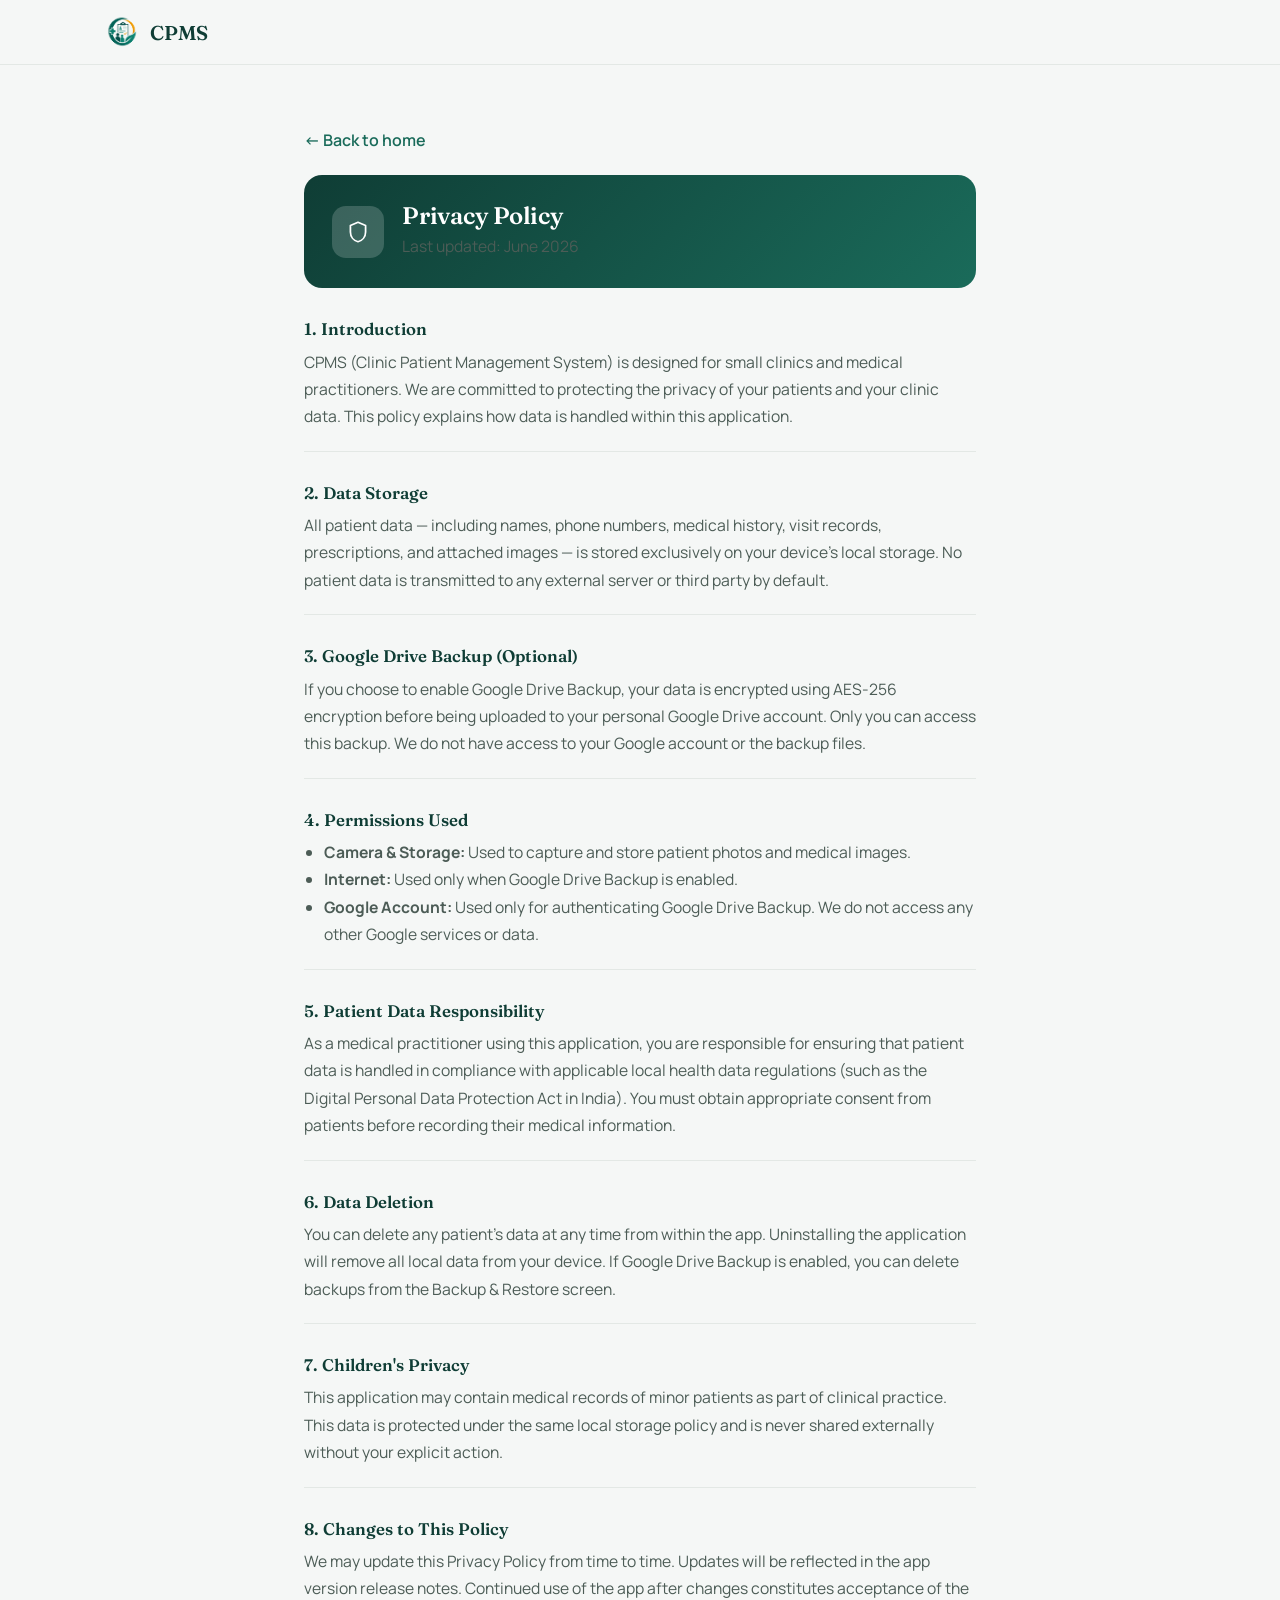
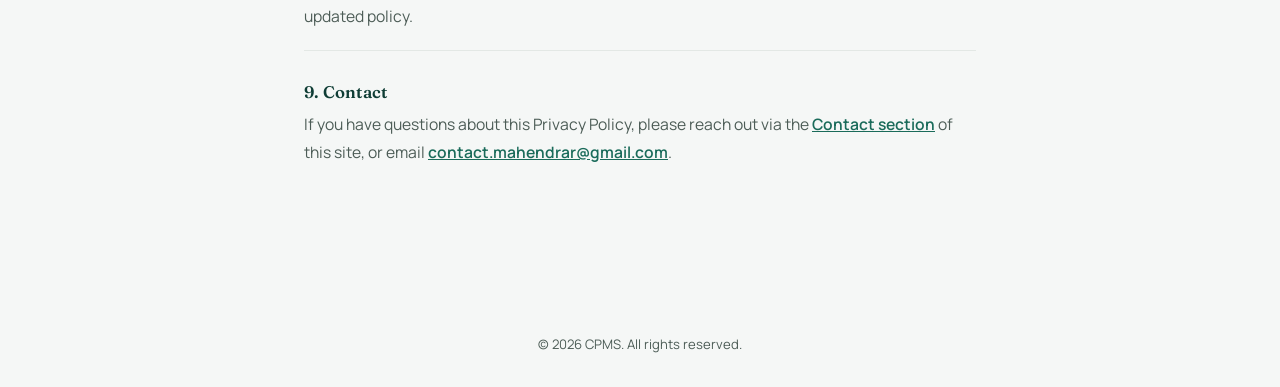
<file: privacy.html>
<!DOCTYPE html>
<html lang="en">
<head>
<meta charset="UTF-8">
<meta name="viewport" content="width=device-width, initial-scale=1.0">
<title>Privacy Policy — CPMS</title>
<link rel="icon" type="image/png" href="assets/logo.png">
<link rel="preconnect" href="https://fonts.googleapis.com">
<link rel="preconnect" href="https://fonts.gstatic.com" crossorigin>
<link href="https://fonts.googleapis.com/css2?family=Fraunces:opsz,wght@9..144,500;9..144,600;9..144,700&family=Manrope:wght@400;500;600;700;800&display=swap" rel="stylesheet">
<link rel="stylesheet" href="style.css">
<style>
  .legal{ max-width:720px; margin:0 auto; padding:64px 24px 100px; }
  .legal-header{
    background:linear-gradient(135deg, var(--teal-900), var(--teal-700));
    border-radius:var(--radius-md);
    padding:28px;
    display:flex; align-items:center; gap:18px;
    margin-bottom:32px;
  }
  .legal-header .icon{
    width:52px; height:52px; border-radius:14px;
    background:rgba(255,255,255,.18);
    display:flex; align-items:center; justify-content:center;
    flex-shrink:0;
  }
  .legal-header .icon svg{ width:26px; height:26px; color:#fff; }
  .legal-header h1{ color:#fff; font-size:1.5rem; margin:0; }
  .legal-header p{ color:rgba(255,255,255,.7); margin:4px 0 0; font-size:.85rem; }
  .legal h2{ font-size:1.05rem; margin:32px 0 10px; color:var(--teal-900); }
  .legal p, .legal li{ color:var(--ink-soft); line-height:1.75; font-size:.98rem; }
  .legal ul{ padding-left:20px; margin:8px 0; }
  .legal hr{ border:none; border-top:1px solid var(--line); margin:20px 0 0; }
  .back-link{ display:inline-block; margin-bottom:24px; font-weight:600; color:var(--teal-700); text-decoration:none; }
</style>
</head>
<body>
<header class="nav">
  <div class="nav-inner">
    <a href="index.html" class="brand">
      <img src="assets/logo.png" alt="CPMS logo" class="brand-mark">
      <span class="brand-name">CPMS</span>
    </a>
  </div>
</header>

<main class="legal">
  <a href="index.html" class="back-link">&larr; Back to home</a>

  <div class="legal-header">
    <div class="icon">
      <svg viewBox="0 0 24 24" fill="none"><path d="M12 3l7 3v6c0 4.5-3 8-7 9-4-1-7-4.5-7-9V6l7-3Z" stroke="currentColor" stroke-width="1.6" stroke-linejoin="round"/></svg>
    </div>
    <div>
      <h1>Privacy Policy</h1>
      <p>Last updated: June 2026</p>
    </div>
  </div>

  <h2>1. Introduction</h2>
  <p>CPMS (Clinic Patient Management System) is designed for small clinics and medical
  practitioners. We are committed to protecting the privacy of your patients and your clinic
  data. This policy explains how data is handled within this application.</p>
  <hr>

  <h2>2. Data Storage</h2>
  <p>All patient data — including names, phone numbers, medical history, visit records,
  prescriptions, and attached images — is stored exclusively on your device's local storage.
  No patient data is transmitted to any external server or third party by default.</p>
  <hr>

  <h2>3. Google Drive Backup (Optional)</h2>
  <p>If you choose to enable Google Drive Backup, your data is encrypted using AES-256
  encryption before being uploaded to your personal Google Drive account. Only you can access
  this backup. We do not have access to your Google account or the backup files.</p>
  <hr>

  <h2>4. Permissions Used</h2>
  <ul>
    <li><strong>Camera &amp; Storage:</strong> Used to capture and store patient photos and
    medical images.</li>
    <li><strong>Internet:</strong> Used only when Google Drive Backup is enabled.</li>
    <li><strong>Google Account:</strong> Used only for authenticating Google Drive Backup.
    We do not access any other Google services or data.</li>
  </ul>
  <hr>

  <h2>5. Patient Data Responsibility</h2>
  <p>As a medical practitioner using this application, you are responsible for ensuring that
  patient data is handled in compliance with applicable local health data regulations (such
  as the Digital Personal Data Protection Act in India). You must obtain appropriate consent
  from patients before recording their medical information.</p>
  <hr>

  <h2>6. Data Deletion</h2>
  <p>You can delete any patient's data at any time from within the app. Uninstalling the
  application will remove all local data from your device. If Google Drive Backup is enabled,
  you can delete backups from the Backup &amp; Restore screen.</p>
  <hr>

  <h2>7. Children's Privacy</h2>
  <p>This application may contain medical records of minor patients as part of clinical
  practice. This data is protected under the same local storage policy and is never shared
  externally without your explicit action.</p>
  <hr>

  <h2>8. Changes to This Policy</h2>
  <p>We may update this Privacy Policy from time to time. Updates will be reflected in the
  app version release notes. Continued use of the app after changes constitutes acceptance
  of the updated policy.</p>
  <hr>

  <h2>9. Contact</h2>
  <p>If you have questions about this Privacy Policy, please reach out via the
  <a href="index.html#contact" style="color:var(--teal-700); font-weight:600;">Contact section</a>
  of this site, or email <a href="mailto:contact.mahendrar@gmail.com" style="color:var(--teal-700); font-weight:600;">contact.mahendrar@gmail.com</a>.</p>
</main>

<footer class="footer">
  <p class="footer-copy">&copy; <span id="year"></span> CPMS. All rights reserved.</p>
</footer>
<script>document.getElementById('year').textContent = new Date().getFullYear();</script>
</body>
</html>
</file>
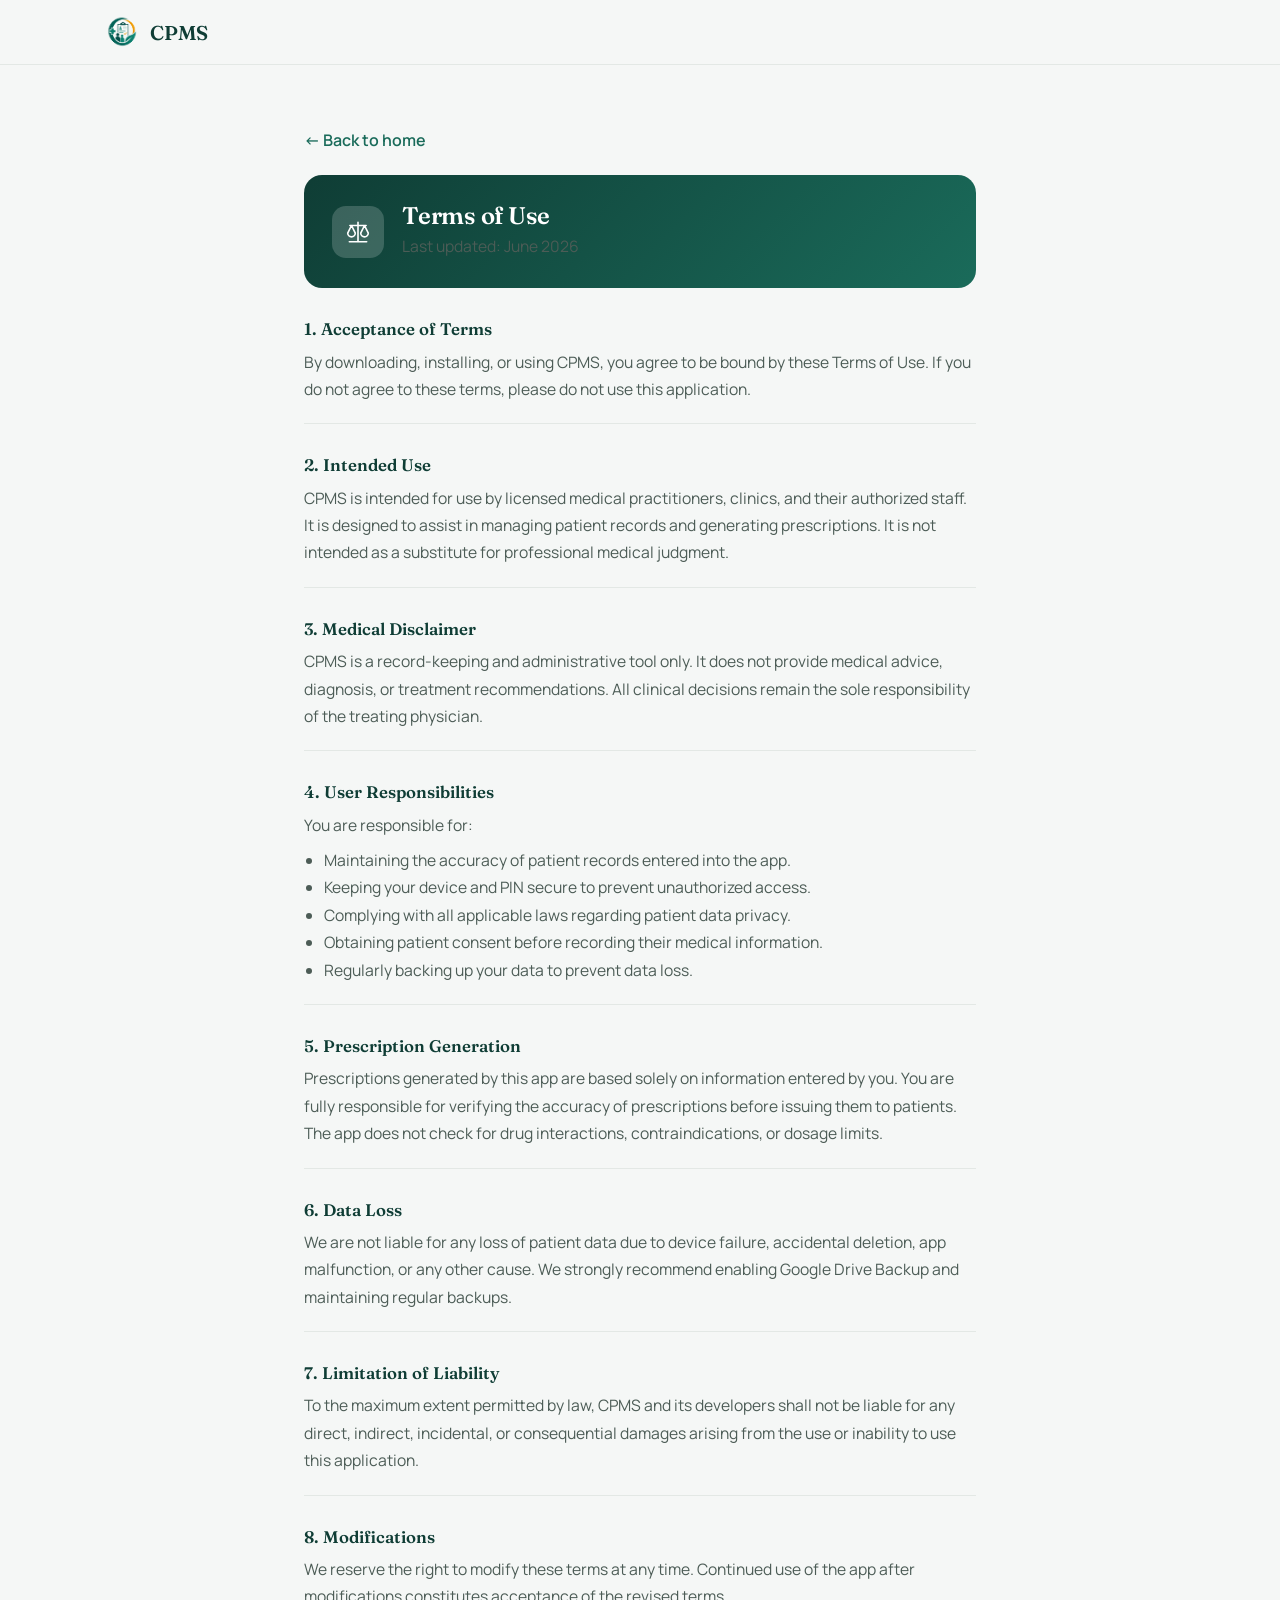
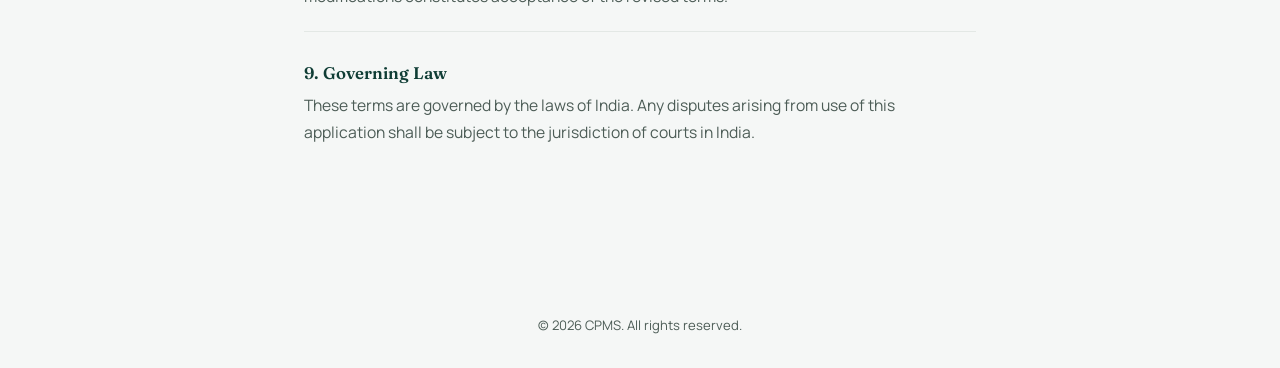
<file: terms.html>
<!DOCTYPE html>
<html lang="en">
<head>
<meta charset="UTF-8">
<meta name="viewport" content="width=device-width, initial-scale=1.0">
<title>Terms of Use — CPMS</title>
<link rel="icon" type="image/png" href="assets/logo.png">
<link rel="preconnect" href="https://fonts.googleapis.com">
<link rel="preconnect" href="https://fonts.gstatic.com" crossorigin>
<link href="https://fonts.googleapis.com/css2?family=Fraunces:opsz,wght@9..144,500;9..144,600;9..144,700&family=Manrope:wght@400;500;600;700;800&display=swap" rel="stylesheet">
<link rel="stylesheet" href="style.css">
<style>
  .legal{ max-width:720px; margin:0 auto; padding:64px 24px 100px; }
  .legal-header{
    background:linear-gradient(135deg, var(--teal-900), var(--teal-700));
    border-radius:var(--radius-md);
    padding:28px;
    display:flex; align-items:center; gap:18px;
    margin-bottom:32px;
  }
  .legal-header .icon{
    width:52px; height:52px; border-radius:14px;
    background:rgba(255,255,255,.18);
    display:flex; align-items:center; justify-content:center;
    flex-shrink:0;
  }
  .legal-header .icon svg{ width:26px; height:26px; color:#fff; }
  .legal-header h1{ color:#fff; font-size:1.5rem; margin:0; }
  .legal-header p{ color:rgba(255,255,255,.7); margin:4px 0 0; font-size:.85rem; }
  .legal h2{ font-size:1.05rem; margin:32px 0 10px; color:var(--teal-900); }
  .legal p, .legal li{ color:var(--ink-soft); line-height:1.75; font-size:.98rem; }
  .legal ul{ padding-left:20px; margin:8px 0; }
  .legal hr{ border:none; border-top:1px solid var(--line); margin:20px 0 0; }
  .back-link{ display:inline-block; margin-bottom:24px; font-weight:600; color:var(--teal-700); text-decoration:none; }
</style>
</head>
<body>
<header class="nav">
  <div class="nav-inner">
    <a href="index.html" class="brand">
      <img src="assets/logo.png" alt="CPMS logo" class="brand-mark">
      <span class="brand-name">CPMS</span>
    </a>
  </div>
</header>

<main class="legal">
  <a href="index.html" class="back-link">&larr; Back to home</a>

  <div class="legal-header">
    <div class="icon">
      <svg viewBox="0 0 24 24" fill="none"><path d="M12 3v18M6 6l-3.5 7a3.5 3.5 0 0 0 7 0L6 6Zm12 0l-3.5 7a3.5 3.5 0 0 0 7 0L18 6ZM4 21h16M4.5 6h15" stroke="currentColor" stroke-width="1.5" stroke-linecap="round" stroke-linejoin="round"/></svg>
    </div>
    <div>
      <h1>Terms of Use</h1>
      <p>Last updated: June 2026</p>
    </div>
  </div>

  <h2>1. Acceptance of Terms</h2>
  <p>By downloading, installing, or using CPMS, you agree to be bound by these Terms of Use.
  If you do not agree to these terms, please do not use this application.</p>
  <hr>

  <h2>2. Intended Use</h2>
  <p>CPMS is intended for use by licensed medical practitioners, clinics, and their authorized
  staff. It is designed to assist in managing patient records and generating prescriptions.
  It is not intended as a substitute for professional medical judgment.</p>
  <hr>

  <h2>3. Medical Disclaimer</h2>
  <p>CPMS is a record-keeping and administrative tool only. It does not provide medical advice,
  diagnosis, or treatment recommendations. All clinical decisions remain the sole responsibility
  of the treating physician.</p>
  <hr>

  <h2>4. User Responsibilities</h2>
  <p>You are responsible for:</p>
  <ul>
    <li>Maintaining the accuracy of patient records entered into the app.</li>
    <li>Keeping your device and PIN secure to prevent unauthorized access.</li>
    <li>Complying with all applicable laws regarding patient data privacy.</li>
    <li>Obtaining patient consent before recording their medical information.</li>
    <li>Regularly backing up your data to prevent data loss.</li>
  </ul>
  <hr>

  <h2>5. Prescription Generation</h2>
  <p>Prescriptions generated by this app are based solely on information entered by you. You
  are fully responsible for verifying the accuracy of prescriptions before issuing them to
  patients. The app does not check for drug interactions, contraindications, or dosage limits.</p>
  <hr>

  <h2>6. Data Loss</h2>
  <p>We are not liable for any loss of patient data due to device failure, accidental deletion,
  app malfunction, or any other cause. We strongly recommend enabling Google Drive Backup and
  maintaining regular backups.</p>
  <hr>

  <h2>7. Limitation of Liability</h2>
  <p>To the maximum extent permitted by law, CPMS and its developers shall not be liable for
  any direct, indirect, incidental, or consequential damages arising from the use or inability
  to use this application.</p>
  <hr>

  <h2>8. Modifications</h2>
  <p>We reserve the right to modify these terms at any time. Continued use of the app after
  modifications constitutes acceptance of the revised terms.</p>
  <hr>

  <h2>9. Governing Law</h2>
  <p>These terms are governed by the laws of India. Any disputes arising from use of this
  application shall be subject to the jurisdiction of courts in India.</p>
</main>

<footer class="footer">
  <p class="footer-copy">&copy; <span id="year"></span> CPMS. All rights reserved.</p>
</footer>
<script>document.getElementById('year').textContent = new Date().getFullYear();</script>
</body>
</html>
</file>
<file: style.css>
/* ===================================================================
   CPMS — design tokens
   Palette sampled directly from the app: deep clinic teal, amber
   accent, warm off-white. Fraunces for display (a little warmth and
   character, echoing the hand-drawn clinic mark) + Manrope for a
   clean, legible UI voice.
=================================================================== */
:root{
  --teal-900: #0f3d35;
  --teal-700: #1a6b5a;
  --teal-600: #1f7c68;
  --teal-100: #e3efec;
  --amber: #f0a500;
  --amber-100: #fdf5e3;
  --cream: #f5f7f6;
  --paper: #ffffff;
  --ink: #16241f;
  --ink-soft: #4c5c56;
  --line: #e3e8e5;
  --shadow-sm: 0 1px 2px rgba(15,61,53,.06), 0 1px 1px rgba(15,61,53,.04);
  --shadow-md: 0 12px 32px -12px rgba(15,61,53,.28);
  --shadow-lg: 0 24px 60px -20px rgba(15,61,53,.35);
  --radius-lg: 28px;
  --radius-md: 18px;
  --radius-sm: 12px;
  --font-display: "Fraunces", Georgia, serif;
  --font-body: "Manrope", -apple-system, BlinkMacSystemFont, "Segoe UI", sans-serif;
}

*{box-sizing:border-box;}
html{scroll-behavior:smooth;}
@media (prefers-reduced-motion: reduce){
  html{scroll-behavior:auto;}
  *{animation-duration:.01ms !important; animation-iteration-count:1 !important; transition-duration:.01ms !important;}
}

body{
  margin:0;
  font-family:var(--font-body);
  color:var(--ink);
  background:var(--cream);
  -webkit-font-smoothing:antialiased;
}

img{max-width:100%; display:block;}
a{color:inherit;}

.sr-only{
  position:absolute; width:1px; height:1px; padding:0; margin:-1px;
  overflow:hidden; clip:rect(0,0,0,0); white-space:nowrap; border:0;
}

:focus-visible{
  outline:3px solid var(--amber);
  outline-offset:2px;
  border-radius:6px;
}

.eyebrow{
  font-family:var(--font-body);
  font-weight:700;
  font-size:.8rem;
  letter-spacing:.09em;
  text-transform:uppercase;
  color:var(--teal-700);
  margin:0 0 12px;
}
.eyebrow-light{ color:var(--amber); }

h1,h2,h3{
  font-family:var(--font-display);
  color:var(--teal-900);
  margin:0;
  line-height:1.08;
}
h1{ font-size:clamp(2.4rem, 5vw, 3.8rem); font-weight:600; letter-spacing:-.01em; }
h2{ font-size:clamp(1.7rem, 3.2vw, 2.4rem); font-weight:600; }
h3{ font-size:1.2rem; font-weight:600; }
.ink{ color:var(--teal-700); font-style:italic; }

p{ color:var(--ink-soft); line-height:1.6; margin:0; }

.btn{
  display:inline-flex; align-items:center; justify-content:center;
  padding:14px 26px;
  border-radius:999px;
  font-weight:700;
  font-size:.98rem;
  text-decoration:none;
  border:1.5px solid transparent;
  cursor:pointer;
  transition:transform .15s ease, box-shadow .15s ease, background .15s ease;
  white-space:nowrap;
}
.btn:hover{ transform:translateY(-1px); }
.btn-primary{
  background:var(--teal-700);
  color:#fff;
  box-shadow:var(--shadow-sm);
}
.btn-primary:hover{ background:var(--teal-600); box-shadow:var(--shadow-md); }
.btn-ghost{
  background:transparent;
  color:var(--teal-900);
  border-color:var(--line);
}
.btn-ghost:hover{ border-color:var(--teal-700); background:var(--teal-100); }

/* ---------------- NAV ---------------- */
.nav{
  position:sticky; top:0; z-index:50;
  background:rgba(245,247,246,.85);
  backdrop-filter:blur(10px);
  border-bottom:1px solid var(--line);
}
.nav-inner{
  max-width:1120px; margin:0 auto; padding:14px 24px;
  display:flex; align-items:center; justify-content:space-between;
}
.brand{ display:flex; align-items:center; gap:10px; text-decoration:none; }
.brand-mark{ width:36px; height:36px; border-radius:10px; }
.brand-name{ font-family:var(--font-display); font-weight:600; font-size:1.25rem; color:var(--teal-900); }
.nav-links{ display:flex; align-items:center; gap:28px; font-weight:600; font-size:.95rem; }
.nav-links a{ text-decoration:none; color:var(--ink-soft); }
.nav-links a:hover{ color:var(--teal-700); }
.nav-cta{
  background:var(--teal-700); color:#fff !important; padding:9px 18px; border-radius:999px;
}
.nav-cta:hover{ background:var(--teal-600); }

/* ---------------- HERO ---------------- */
.hero{
  position:relative;
  overflow:hidden;
  padding:88px 24px 60px;
}
.hero-glow{
  position:absolute; inset:-20% -10% auto -10%; height:600px;
  background:radial-gradient(circle at 30% 20%, rgba(26,107,90,.14), transparent 60%),
             radial-gradient(circle at 80% 10%, rgba(240,165,0,.12), transparent 55%);
  pointer-events:none;
}
.hero-inner{
  position:relative;
  max-width:1120px; margin:0 auto;
  display:grid; grid-template-columns:1.1fr .9fr; gap:56px; align-items:center;
}
.hero-sub{ margin:20px 0 0; max-width:46ch; font-size:1.05rem; }
.hero-actions{ display:flex; gap:14px; margin-top:32px; flex-wrap:wrap; }
.hero-tags{
  display:flex; flex-wrap:wrap; gap:10px; margin-top:28px;
}
.hero-tags span{
  font-size:.82rem; font-weight:600; color:var(--teal-700);
  background:var(--teal-100); padding:7px 14px; border-radius:999px;
}
.hero-note{
  margin-top:16px; font-size:.92rem; color:var(--ink-soft); max-width:46ch;
}
.hero-note a{ color:var(--teal-700); font-weight:700; text-decoration:underline; }
.hero-visual{ display:flex; justify-content:center; }

/* ---------------- PHONE FRAMES ---------------- */
.phone{
  position:relative;
  border-radius:38px;
  background:var(--teal-900);
  padding:10px;
  box-shadow:var(--shadow-lg);
}
.phone img{ border-radius:30px; width:100%; }
.phone-lg{ width:300px; }
.phone-sm{ width:220px; margin:0; }
.phone-mid{ transform:translateY(-18px); }
figure.phone{ text-align:center; }
figure.phone figcaption{
  margin-top:16px; font-size:.9rem; font-weight:600; color:var(--teal-700);
}

/* ---------------- SECTION HEAD ---------------- */
.section-head{
  max-width:640px; margin:0 auto 48px; text-align:center;
}
.section-sub{ margin-top:14px; font-size:1.02rem; }

/* ---------------- FEATURES ---------------- */
.features{ padding:96px 24px; max-width:1120px; margin:0 auto; }
.feature-grid{
  display:grid; grid-template-columns:repeat(3, 1fr); gap:22px;
}
.feature-card{
  background:var(--paper);
  border:1px solid var(--line);
  border-radius:var(--radius-md);
  padding:28px;
  box-shadow:var(--shadow-sm);
}
.feature-icon{
  width:46px; height:46px; border-radius:13px;
  display:flex; align-items:center; justify-content:center;
  margin-bottom:16px;
}
.feature-icon svg{ width:24px; height:24px; }
.feature-icon.emoji{ font-size:22px; line-height:1; }
.icon-teal{ background:var(--teal-100); color:var(--teal-700); }
.icon-blue{ background:#e4edf9; color:#2a5ea8; }
.icon-amber{ background:var(--amber-100); color:#c07f00; }
.icon-purple{ background:#efe6f7; color:#7a4fae; }
.icon-red{ background:#fbe7e2; color:#c9502f; }
.feature-card h3{ margin-bottom:8px; }
.feature-card p{ font-size:.95rem; }
.badge-premium{
  display:inline-block; vertical-align:middle; margin-left:8px;
  font-size:.68rem; font-weight:800; letter-spacing:.04em; text-transform:uppercase;
  color:#92600a; background:var(--amber-100); padding:3px 9px; border-radius:999px;
}

/* ---------------- SCREENSHOTS ---------------- */
.screens{ padding:40px 24px 100px; max-width:1120px; margin:0 auto; }
.screens-row{
  display:flex; justify-content:center; align-items:flex-end; gap:36px; flex-wrap:wrap;
}

/* ---------------- FAQ ---------------- */
.faq{ padding:20px 24px 100px; max-width:760px; margin:0 auto; }
.faq-list{ display:flex; flex-direction:column; gap:12px; }
.faq-item{
  background:var(--paper);
  border:1px solid var(--line);
  border-radius:var(--radius-sm);
  padding:6px 22px;
  box-shadow:var(--shadow-sm);
}
.faq-item summary{
  list-style:none;
  cursor:pointer;
  padding:16px 0;
  font-weight:700;
  color:var(--teal-900);
  display:flex; align-items:center; justify-content:space-between; gap:16px;
}
.faq-item summary::-webkit-details-marker{ display:none; }
.faq-item summary::after{
  content:"+";
  font-family:var(--font-display);
  font-size:1.3rem;
  color:var(--teal-700);
  flex-shrink:0;
  transition:transform .2s ease;
}
.faq-item[open] summary::after{ transform:rotate(45deg); }
.faq-item p{ padding:0 0 18px; font-size:.95rem; }

/* ---------------- DEVELOPER ---------------- */
.developer{ padding:20px 24px 100px; max-width:900px; margin:0 auto; }
.developer-card{
  display:flex; gap:36px; align-items:center;
  background:var(--paper);
  border:1px solid var(--line);
  border-radius:var(--radius-lg);
  padding:44px;
  box-shadow:var(--shadow-sm);
}
.developer-avatar{
  flex-shrink:0;
  width:120px; height:120px;
  border-radius:50%;
  background:linear-gradient(135deg, var(--teal-700), var(--teal-900));
  display:flex; align-items:center; justify-content:center;
  box-shadow:0 0 0 5px var(--teal-100), var(--shadow-md);
}
.developer-avatar span{
  font-family:var(--font-display);
  font-size:2.6rem;
  font-weight:600;
  color:#fff;
}
.developer-avatar img{
  width:100%; height:100%; object-fit:cover; border-radius:50%;
}
.developer-copy h2{ margin-bottom:14px; }
.developer-bio{ margin-bottom:12px; font-size:.98rem; }
.developer-meta{
  display:flex; flex-wrap:wrap; gap:10px 20px; margin-top:18px;
}
.developer-meta span{
  display:inline-flex; align-items:center; gap:7px;
  font-size:.85rem; font-weight:600; color:var(--teal-700);
}
.developer-meta svg{ width:16px; height:16px; flex-shrink:0; }

/* ---------------- CONTACT ---------------- */
.contact{ padding:20px 24px 100px; max-width:900px; margin:0 auto; }
.contact-grid{
  display:grid; grid-template-columns:repeat(2, 1fr); gap:20px;
}
.contact-card{
  display:flex; align-items:center; gap:16px;
  background:var(--paper);
  border:1px solid var(--line);
  border-radius:var(--radius-md);
  padding:22px;
  text-decoration:none;
  box-shadow:var(--shadow-sm);
  transition:transform .15s ease, box-shadow .15s ease, border-color .15s ease;
}
.contact-card:hover{ transform:translateY(-2px); box-shadow:var(--shadow-md); border-color:var(--teal-700); }
.contact-card h3{ margin-bottom:4px; font-size:1.05rem; }
.contact-card p{ font-size:.9rem; margin:0; }
.icon-whatsapp{ background:#e3f7ea; color:#1da851; width:46px; height:46px; border-radius:13px; display:flex; align-items:center; justify-content:center; flex-shrink:0; }
.icon-whatsapp svg{ width:24px; height:24px; }

/* ---------------- DOWNLOAD ---------------- */
.download{
  background:var(--teal-900);
  padding:100px 24px;
  position:relative;
}
.download::before{
  content:"";
  position:absolute; inset:0;
  background:radial-gradient(circle at 20% 20%, rgba(240,165,0,.10), transparent 45%);
}
.download-card{
  position:relative;
  max-width:560px; margin:0 auto; text-align:center;
}
.download h2{ color:#fff; }
.download-sub{ color:#c9dcd6; margin-top:14px; }
.download-panel{ margin-top:32px; }
.download-panel-inner{
  background:#fff;
  border-radius:var(--radius-md);
  padding:20px 22px;
  display:flex; align-items:center; gap:16px;
  text-align:left;
  box-shadow:var(--shadow-lg);
}
.download-icon{ width:44px; height:44px; border-radius:12px; flex-shrink:0; }
.download-file{ font-weight:700; color:var(--ink); margin:0; }
.download-meta{ font-size:.85rem; color:var(--ink-soft); margin:2px 0 0; }
.download-panel-inner .btn{ margin-left:auto; }
.download-note{ color:#8fa9a2; font-size:.82rem; margin-top:14px; }

/* ---------------- FOOTER ---------------- */
.footer{ padding:48px 24px 32px; max-width:1120px; margin:0 auto; }
.footer-inner{
  display:flex; align-items:center; justify-content:space-between;
  flex-wrap:wrap; gap:20px;
  padding-bottom:28px; border-bottom:1px solid var(--line);
}
.footer-brand{ display:flex; align-items:center; gap:12px; }
.footer-name{ font-family:var(--font-display); font-weight:600; color:var(--teal-900); margin:0; }
.footer-tag{ font-size:.82rem; margin:2px 0 0; }
.footer-links{ display:flex; gap:24px; font-weight:600; font-size:.92rem; }
.footer-links a{ text-decoration:none; color:var(--ink-soft); }
.footer-links a:hover{ color:var(--teal-700); }
.footer-copy{ text-align:center; font-size:.82rem; margin-top:20px; }

/* ---------------- RESPONSIVE ---------------- */
@media (max-width: 900px){
  .hero-inner{ grid-template-columns:1fr; text-align:center; }
  .hero-actions{ justify-content:center; }
  .hero-tags{ justify-content:center; }
  .hero-visual{ order:-1; }
  .feature-grid{ grid-template-columns:repeat(2, 1fr); }
  .phone-mid{ transform:none; }
  .developer-card{ flex-direction:column; text-align:center; padding:36px 28px; }
  .developer-meta{ justify-content:center; }
}
@media (max-width: 620px){
  .nav-links{ gap:16px; font-size:.85rem; }
  .nav-links a:not(.nav-cta){ display:none; }
  .feature-grid{ grid-template-columns:1fr; }
  .download-panel-inner{ flex-wrap:wrap; }
  .download-panel-inner .btn{ margin-left:0; width:100%; }
  .screens-row{ gap:24px; }
  .phone-sm{ width:170px; }
  .contact-grid{ grid-template-columns:1fr; }
}
</file>
